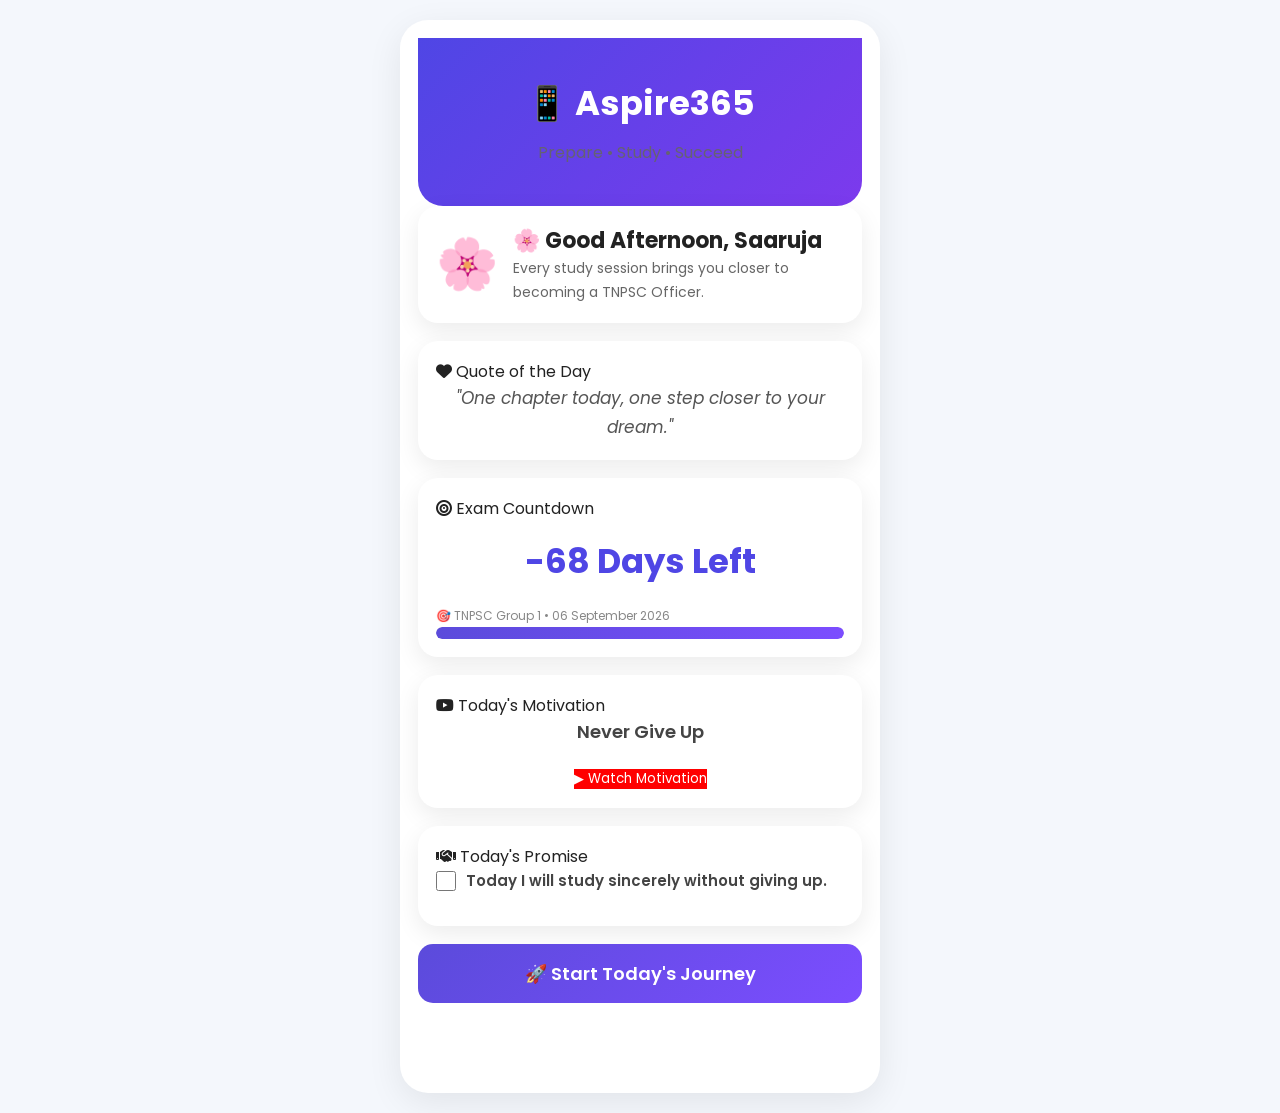
<file: index.html>
<!DOCTYPE html>
<html lang="en">

<head>

    <meta charset="UTF-8">
    <meta name="viewport" content="width=device-width, initial-scale=1.0">

    <title>PS365 - Prepare • Study • Succeed</title>

    <!-- Google Font -->
    <link href="https://fonts.googleapis.com/css2?family=Poppins:wght@300;400;500;600;700&display=swap" rel="stylesheet">

    <!-- Font Awesome -->
    <link rel="stylesheet"
        href="https://cdnjs.cloudflare.com/ajax/libs/font-awesome/6.6.0/css/all.min.css">

    <link rel="stylesheet" href="css/common.css">
    <link rel="stylesheet" href="css/index.css">

</head>

<body>

<div class="mobile-container">

    <!-- Hero -->

    <section class="hero">

        <h1>📱 Aspire365</h1>

        <p class="subtitle">

            Prepare • Study • Succeed

        </p>

    </section>

    <!-- Greeting -->

    <section class="card greeting-card">

        <div class="greeting-icon">

            🌸

        </div>

        <div>

            <h2 id="greeting"></h2>

            <p>

                Every study session brings you closer to becoming a TNPSC Officer.

            </p>

        </div>

    </section>

    <!-- Quote -->

    <section class="card">

        <div class="card-title">

            <i class="fa-solid fa-heart"></i>

            <span>Quote of the Day</span>

        </div>

        <p id="quote">

            Loading...

        </p>

    </section>

    <!-- Countdown -->

    <section class="card">

        <div class="card-title">

            <i class="fa-solid fa-bullseye"></i>

            <span>Exam Countdown</span>

        </div>

        <h2 id="countdown">

            -- Days Left

        </h2>

        <small>

            🎯 TNPSC Group 1 • 06 September 2026

        </small>

        <div class="progress">

            <div class="progress-fill" id="countdownProgress"></div>

        </div>

    </section>

    <!-- Motivation Video -->

    <section class="card">

        <div class="card-title">

            <i class="fa-brands fa-youtube"></i>

            <span>Today's Motivation</span>

        </div>

        <div class="video-card">

            <h3 id="videoTitle">

                Believe in Yourself

            </h3>

            <button id="watchVideo">

                ▶ Watch Motivation

            </button>

        </div>

    </section>

    <!-- Daily Promise -->

    <section class="card">

        <div class="card-title">

            <i class="fa-solid fa-handshake"></i>

            <span>Today's Promise</span>

        </div>

        <label class="promise">

            <input type="checkbox" id="promiseCheck">

            Today I will study sincerely without giving up.

        </label>

        <p id="promiseMessage"></p>

    </section>

    <!-- Journey -->

    <button class="study-btn"

        onclick="window.location.href='dashboard.html'">

        🚀 Start Today's Journey

    </button>

</div>

<script src="js/app.js"></script>
<script src="js/storage.js"></script>
<script src="js/index.js"></script>
</body>

</html>
</file>
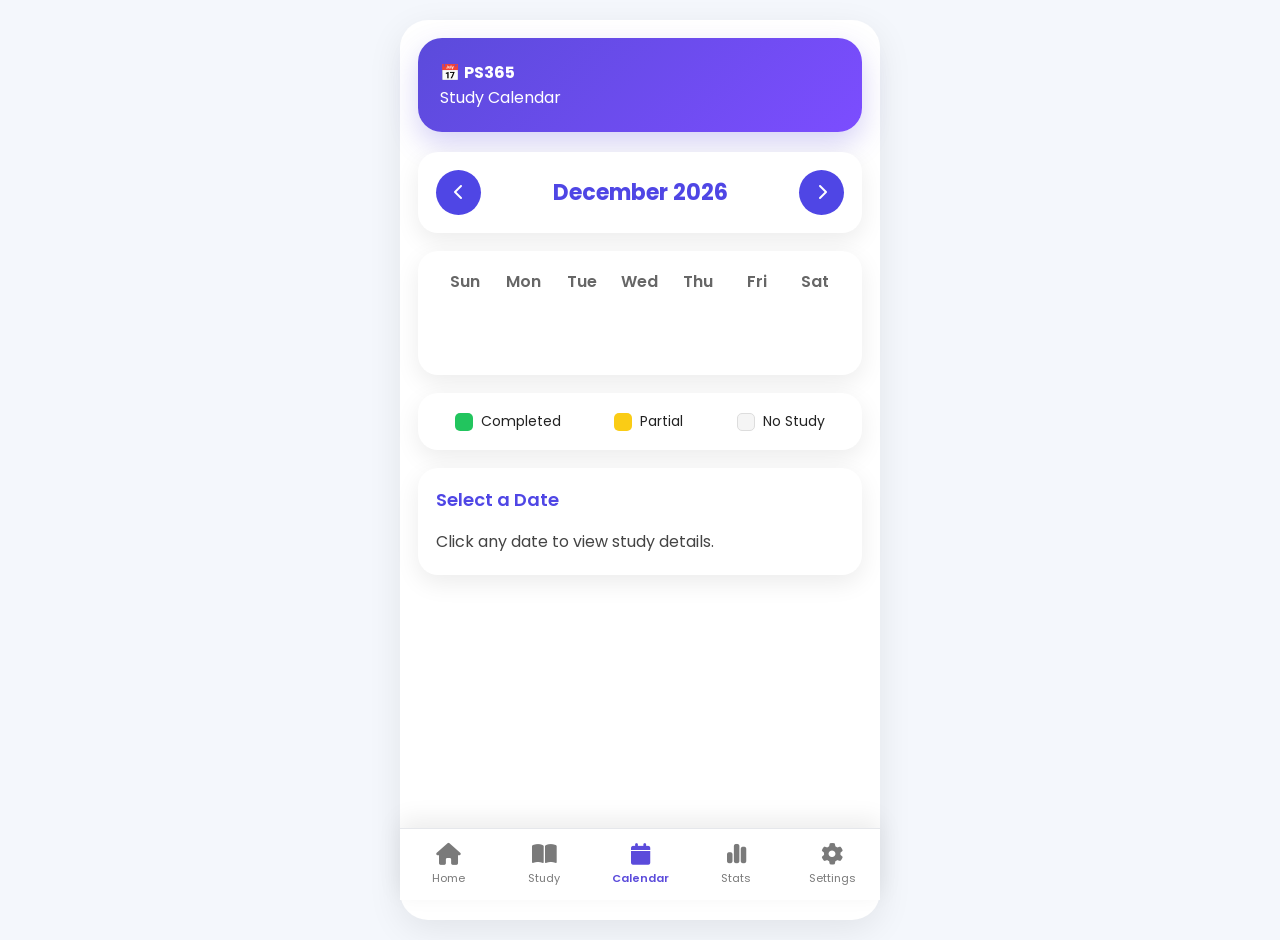
<file: calendar.html>
<!DOCTYPE html>
<html lang="en">

<head>

    <meta charset="UTF-8">

    <meta name="viewport" content="width=device-width, initial-scale=1.0">

    <title>PS365 - Study Calendar</title>

    <link href="https://fonts.googleapis.com/css2?family=Poppins:wght@300;400;500;600;700&display=swap" rel="stylesheet">

    <link rel="stylesheet"
        href="https://cdnjs.cloudflare.com/ajax/libs/font-awesome/6.6.0/css/all.min.css">

    <link rel="stylesheet" href="css/common.css">

    <link rel="stylesheet" href="css/calendar.css">

</head>

<body>

<div class="mobile-container">

    <!-- Header -->

    <header class="app-header">

        <div class="logo">

            📅 <strong>PS365</strong>

        </div>

        <div class="tagline">

            Study Calendar

        </div>

    </header>

    <!-- Month Navigation -->

    <section class="card month-card">

        <button id="prevMonth" class="month-btn">

            <i class="fa-solid fa-chevron-left"></i>

        </button>

        <h2 id="monthYear"></h2>

        <button id="nextMonth" class="month-btn">

            <i class="fa-solid fa-chevron-right"></i>

        </button>

    </section>

    <!-- Calendar -->

    <section class="card">

        <div class="weekdays">

            <div>Sun</div>

            <div>Mon</div>

            <div>Tue</div>

            <div>Wed</div>

            <div>Thu</div>

            <div>Fri</div>

            <div>Sat</div>

        </div>

        <div id="calendarGrid">

        </div>

    </section>

    <!-- Legend -->

    <section class="card">

        <div class="legend">

            <div>

                <span class="legend-box complete"></span>

                Completed

            </div>

            <div>

                <span class="legend-box partial"></span>

                Partial

            </div>

            <div>

                <span class="legend-box none"></span>

                No Study

            </div>

        </div>

    </section>

    <!-- Study Details -->

    <section class="card">

        <h3 id="selectedDate">

            Select a Date

        </h3>

        <div id="studyDetails">

            Click any date to view study details.

        </div>

    </section>

    <!-- Navigation -->

    <nav class="bottom-nav">

        <a href="dashboard.html">

            <i class="fa-solid fa-house"></i>

            <span>Home</span>

        </a>

        <a href="study.html">

            <i class="fa-solid fa-book-open"></i>

            <span>Study</span>

        </a>

        <a href="calendar.html" class="active">

            <i class="fa-solid fa-calendar"></i>

            <span>Calendar</span>

        </a>

        <a href="stats.html">

            <i class="fa-solid fa-chart-simple"></i>

            <span>Stats</span>

        </a>

        <a href="settings.html">

            <i class="fa-solid fa-gear"></i>

            <span>Settings</span>

        </a>

    </nav>

</div>

<script src="js/app.js"></script>

<script src="js/storage.js"></script>

<script src="js/calendar.js"></script>

</body>

</html>
</file>
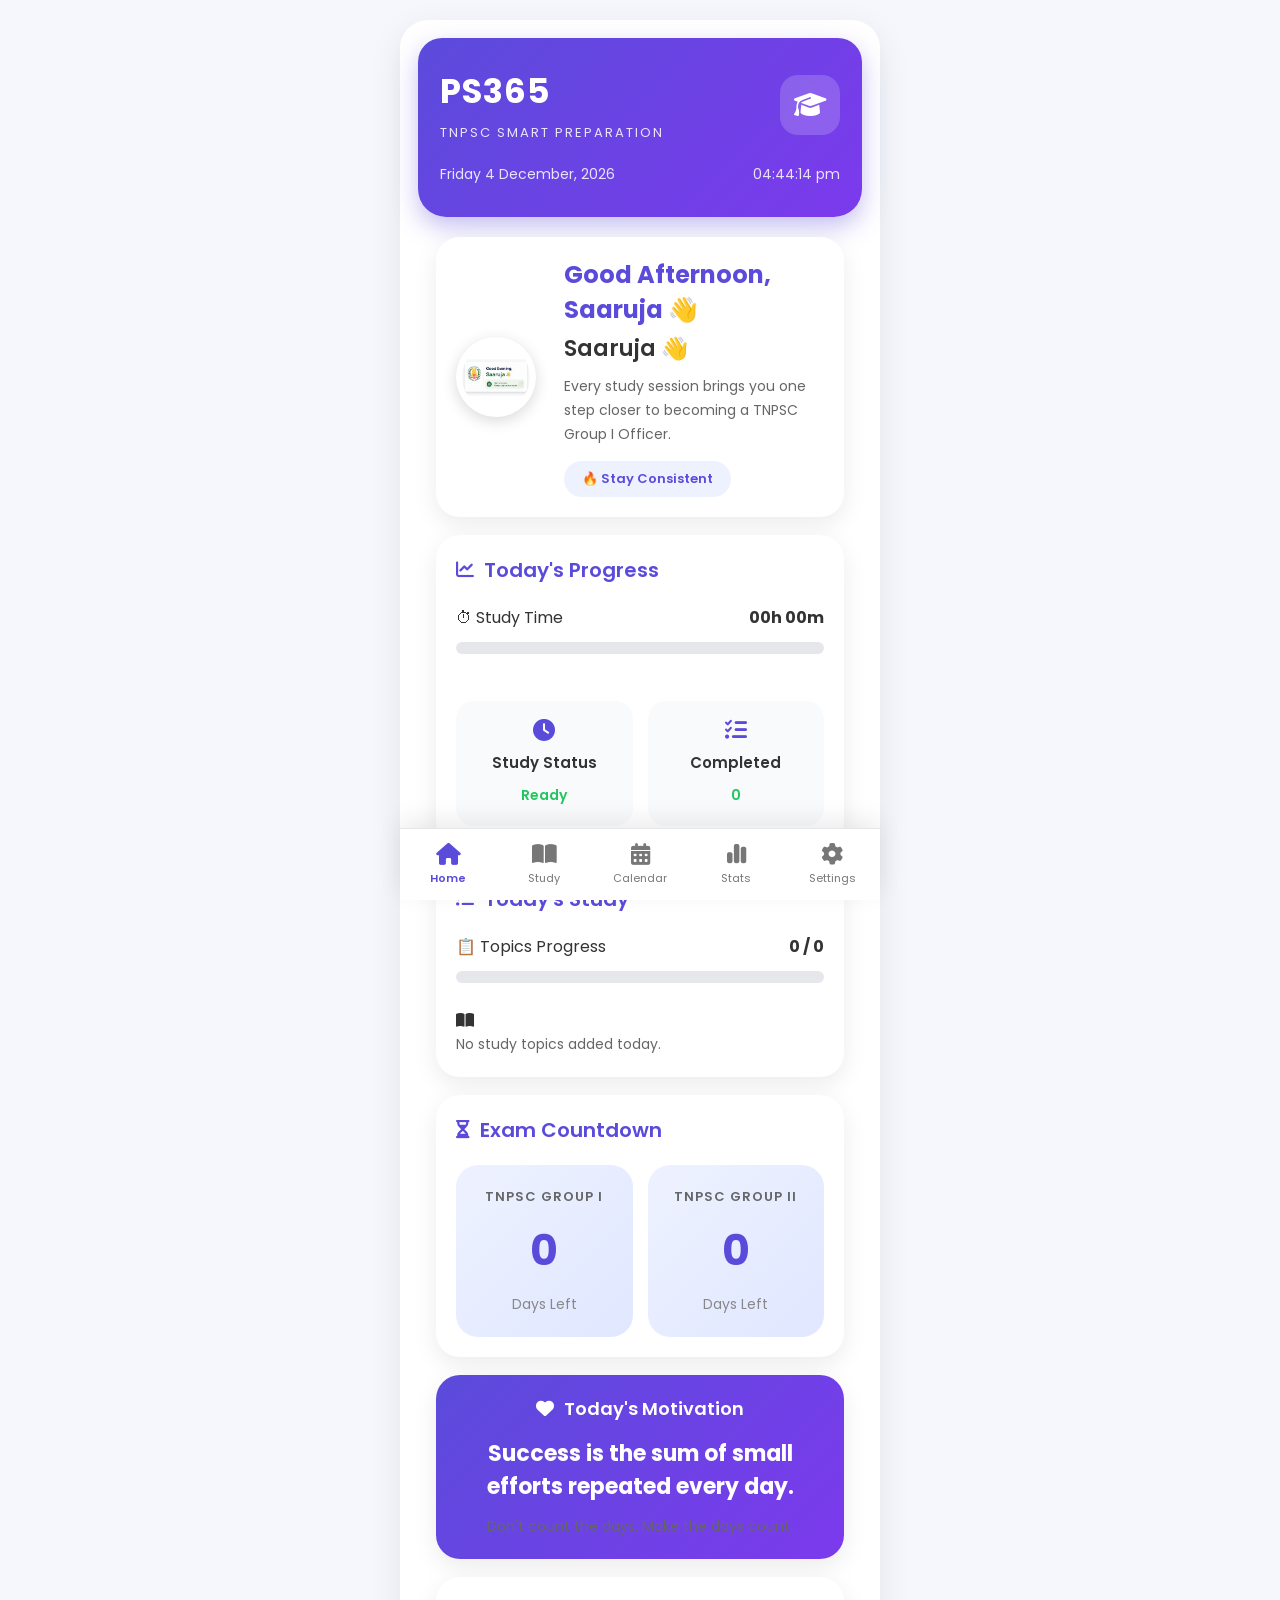
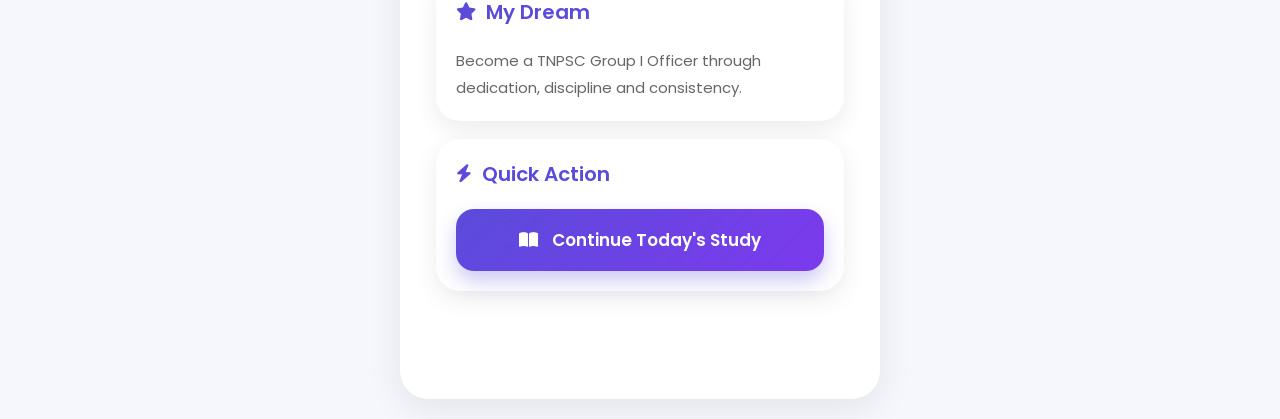
<file: dashboard.html>
<!DOCTYPE html>
<html lang="en">

<head>

<meta charset="UTF-8">

<meta name="viewport" content="width=device-width, initial-scale=1.0">

<title>PS365 Dashboard</title>

<link href="https://fonts.googleapis.com/css2?family=Poppins:wght@300;400;500;600;700&display=swap" rel="stylesheet">

<link rel="stylesheet"
href="https://cdnjs.cloudflare.com/ajax/libs/font-awesome/6.6.0/css/all.min.css">

<link rel="stylesheet" href="css/common.css">

<link rel="stylesheet" href="css/dashboard.css">

</head>

<body>

<div class="mobile-container">

<!-- ================= HEADER ================= -->

<header class="app-header">

<div class="header-top">

<div>

<h1>PS365</h1>

<p>TNPSC SMART PREPARATION</p>

</div>

<div class="header-icon">

<i class="fa-solid fa-graduation-cap"></i>

</div>

</div>

<div class="header-bottom">

<span id="currentDate"></span>

<span id="currentTime"></span>

</div>

</header>

<!-- ================= GREETING ================= -->

<section class="card greeting-card">

<div class="greeting-left">

<img
src="images/tn-logo.png"
class="tn-logo"
alt="Tamil Nadu Logo">

</div>

<div class="greeting-right">

<h2 id="greeting">

Good Morning

</h2>

<h3>

Saaruja 👋

</h3>

<p>

Every study session brings you one step closer to becoming a TNPSC Group I Officer.

</p>

<div class="journey-chip">

🔥 Stay Consistent

</div>

</div>

</section>

<!-- ================= TODAY'S PROGRESS ================= -->

<section class="card">

<div class="section-title">

<i class="fa-solid fa-chart-line"></i>

Today's Progress

</div>

<div class="progress-header">

<span>

⏱ Study Time

</span>

<strong id="studyHours">

00h 00m

</strong>

</div>

<div class="progress">

<div class="progress-fill hours-fill">

</div>

</div>

<br>

<div class="progress-status">

<div class="status-card">

<i class="fa-solid fa-clock"></i>

<h4>

Study Status

</h4>

<p id="studyStatus">

Ready

</p>

</div>

<div class="status-card">

<i class="fa-solid fa-list-check"></i>

<h4>

Completed

</h4>

<p id="completedTopics">

0

</p>

</div>

</div>

</section>

<!-- ================= TODAY'S STUDY ================= -->

<section class="card">

    <div class="section-title">

        <i class="fa-solid fa-list-check"></i>

        Today's Study

    </div>

    <div class="progress-header">

        <span>

            📋 Topics Progress

        </span>

        <strong id="topicCount">

            0 / 0

        </strong>

    </div>

    <div class="progress">

        <div class="progress-fill"

             id="topicProgressBar">

        </div>

    </div>

    <br>

    <div id="todayTopics" class="topic-list">

        <div class="empty-topics">

            <i class="fa-solid fa-book-open"></i>

            <p>

                No study topics added today.

            </p>

        </div>

    </div>

</section>

<!-- ================= EXAM COUNTDOWN ================= -->

<section class="card">

    <div class="section-title">

        <i class="fa-solid fa-hourglass-half"></i>

        Exam Countdown

    </div>

    <div class="countdown-grid">

        <div class="count-card">

            <div class="count-title">

                TNPSC GROUP I

            </div>

            <div class="count-number"

                 id="group1Days">

                0

            </div>

            <div class="count-text">

                Days Left

            </div>

        </div>

        <div class="count-card">

            <div class="count-title">

                TNPSC GROUP II

            </div>

            <div class="count-number"

                 id="group2Days">

                0

            </div>

            <div class="count-text">

                Days Left

            </div>

        </div>

    </div>

</section>

<!-- ================= MOTIVATION ================= -->

<section class="card motivation-card">

    <div class="motivation-header">

        <i class="fa-solid fa-heart"></i>

        <span>

            Today's Motivation

        </span>

    </div>

    <h2 id="quote">

        Success is the sum of small efforts repeated every day.

    </h2>

    <p>

        Don't count the days.
        Make the days count.

    </p>

</section>

<!-- ================= MY DREAM ================= -->

<section class="card dream-card">

    <div class="section-title">

        <i class="fa-solid fa-star"></i>

        My Dream

    </div>

    <p class="dream-text">

        Become a TNPSC Group I Officer through dedication,
        discipline and consistency.

    </p>

</section>

<!-- ================= QUICK ACTION ================= -->

<section class="card">

    <div class="section-title">

        <i class="fa-solid fa-bolt"></i>

        Quick Action

    </div>

    <button
        class="study-btn"
        onclick="location.href='study.html'">

        <i class="fa-solid fa-book-open"></i>

        Continue Today's Study

    </button>

</section>

<!-- ================= BOTTOM NAVIGATION ================= -->

<nav class="bottom-nav">

    <a href="dashboard.html" class="active">

        <i class="fa-solid fa-house"></i>

        <span>Home</span>

    </a>

    <a href="study.html">

        <i class="fa-solid fa-book-open"></i>

        <span>Study</span>

    </a>

    <a href="calendar.html">

        <i class="fa-solid fa-calendar-days"></i>

        <span>Calendar</span>

    </a>

    <a href="stats.html">

        <i class="fa-solid fa-chart-simple"></i>

        <span>Stats</span>

    </a>

    <a href="settings.html">

        <i class="fa-solid fa-gear"></i>

        <span>Settings</span>

    </a>

</nav>

</div>

<script src="js/app.js"></script>

<script src="js/storage.js"></script>

<script src="js/dashboard.js"></script>

</body>

</html>
</file>
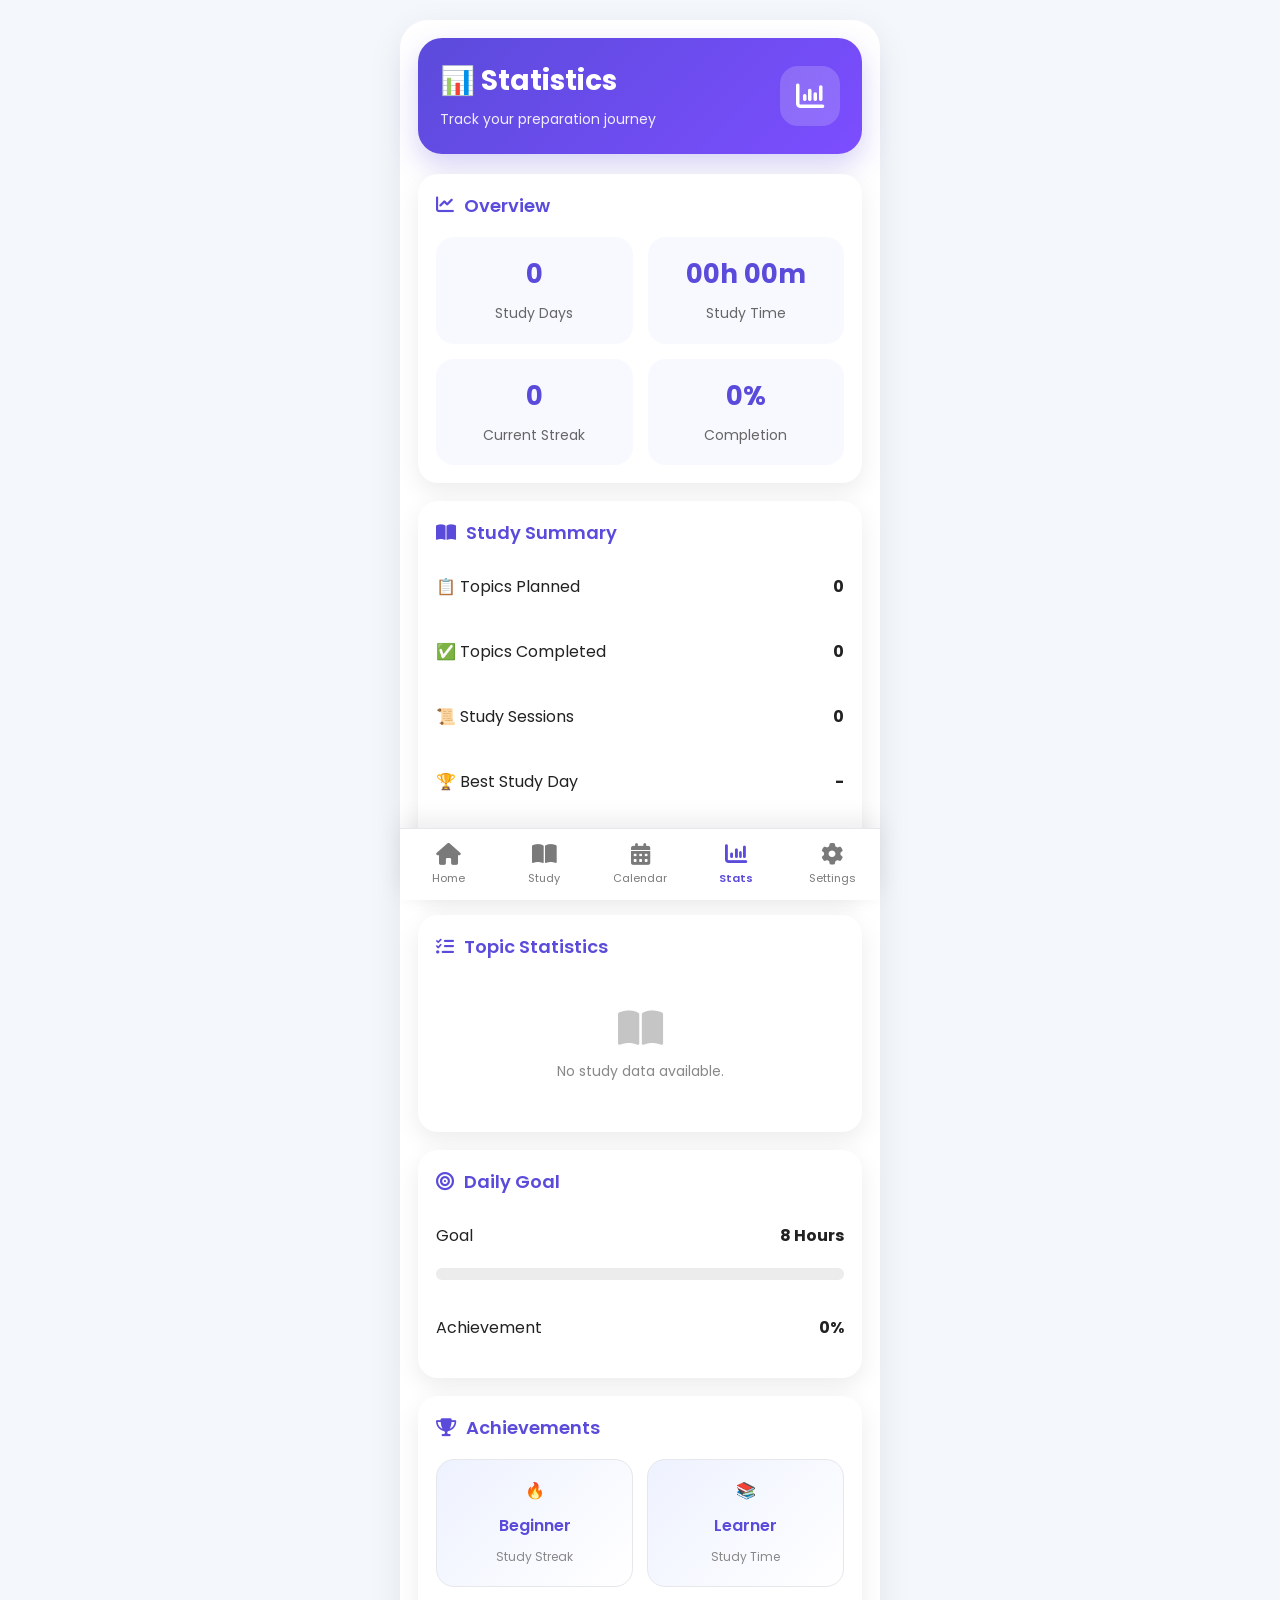
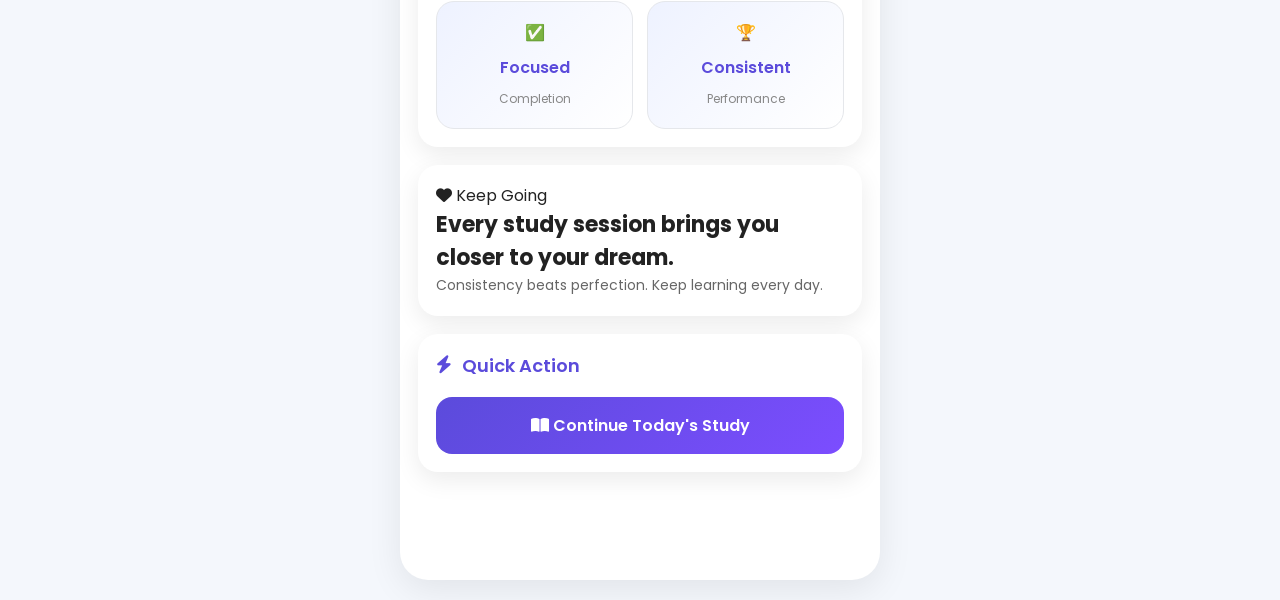
<file: stats.html>
<!DOCTYPE html>
<html lang="en">

<head>

<meta charset="UTF-8">

<meta name="viewport"
content="width=device-width, initial-scale=1.0">

<title>PS365 Statistics</title>

<link href="https://fonts.googleapis.com/css2?family=Poppins:wght@300;400;500;600;700&display=swap"
rel="stylesheet">

<link rel="stylesheet"
href="https://cdnjs.cloudflare.com/ajax/libs/font-awesome/6.6.0/css/all.min.css">

<link rel="stylesheet"
href="css/common.css">

<link rel="stylesheet"
href="css/stats.css">

</head>

<body>

<div class="mobile-container">

<!-- ================= HEADER ================= -->

<header class="app-header">

<div class="header-top">

<div>

<h1>

📊 Statistics

</h1>

<p>

Track your preparation journey

</p>

</div>

<div class="header-icon">

<i class="fa-solid fa-chart-column"></i>

</div>

</div>

</header>

<!-- ================= OVERVIEW ================= -->

<section class="card">

<div class="section-title">

<i class="fa-solid fa-chart-line"></i>

Overview

</div>

<div class="stats-grid">

<div class="stat-card">

<h2 id="studyDays">

0

</h2>

<p>

Study Days

</p>

</div>

<div class="stat-card">

<h2 id="totalHours">

00h 00m

</h2>

<p>

Study Time

</p>

</div>

<div class="stat-card">

<h2 id="currentStreak">

0

</h2>

<p>

Current Streak

</p>

</div>

<div class="stat-card">

<h2 id="completionRate">

0%

</h2>

<p>

Completion

</p>

</div>

</div>

</section>

<!-- ================= STUDY SUMMARY ================= -->

<section class="card">

<div class="section-title">

<i class="fa-solid fa-book-open"></i>

Study Summary

</div>

<div class="summary-list">

<div class="summary-row">

<span>

📋 Topics Planned

</span>

<strong id="plannedTopics">

0

</strong>

</div>

<div class="summary-row">

<span>

✅ Topics Completed

</span>

<strong id="completedTopics">

0

</strong>

</div>

<div class="summary-row">

<span>

📜 Study Sessions

</span>

<strong id="totalSessions">

0

</strong>

</div>

<div class="summary-row">

<span>

🏆 Best Study Day

</span>

<strong id="bestDay">

-

</strong>

</div>

<div class="summary-row">

<span>

⏱ Average / Day

</span>

<strong id="averageStudy">

00h 00m

</strong>

</div>

</div>

</section>

<!-- ================= TOPIC STATISTICS ================= -->

<section class="card">

    <div class="section-title">

        <i class="fa-solid fa-list-check"></i>

        Topic Statistics

    </div>

    <div id="subjectStats">

        <div class="empty-state">

            <i class="fa-solid fa-book-open"></i>

            <p>

                No study data available.

            </p>

        </div>

    </div>

</section>

<!-- ================= GOAL PROGRESS ================= -->

<section class="card">

    <div class="section-title">

        <i class="fa-solid fa-bullseye"></i>

        Daily Goal

    </div>

    <div class="summary-row">

        <span>

            Goal

        </span>

        <strong>

            8 Hours

        </strong>

    </div>

    <div class="progress">

        <div

            class="progress-fill"

            id="goalProgressBar">

        </div>

    </div>

    <br>

    <div class="summary-row">

        <span>

            Achievement

        </span>

        <strong id="goalAchieved">

            0%

        </strong>

    </div>

</section>

<!-- ================= ACHIEVEMENTS ================= -->

<section class="card">

    <div class="section-title">

        <i class="fa-solid fa-trophy"></i>

        Achievements

    </div>

    <div class="achievement-grid">

        <div class="achievement-card">

            🔥

            <h4 id="streakBadge">

                Beginner

            </h4>

            <small>

                Study Streak

            </small>

        </div>

        <div class="achievement-card">

            📚

            <h4 id="studyBadge">

                Learner

            </h4>

            <small>

                Study Time

            </small>

        </div>

        <div class="achievement-card">

            ✅

            <h4 id="completionBadge">

                Focused

            </h4>

            <small>

                Completion

            </small>

        </div>

        <div class="achievement-card">

            🏆

            <h4 id="consistencyBadge">

                Consistent

            </h4>

            <small>

                Performance

            </small>

        </div>

    </div>

</section>

<!-- ================= MOTIVATION ================= -->

<section class="card motivation-card">

    <div class="motivation-header">

        <i class="fa-solid fa-heart"></i>

        <span>

            Keep Going

        </span>

    </div>

    <h2>

        Every study session brings you closer to your dream.

    </h2>

    <p>

        Consistency beats perfection. Keep learning every day.

    </p>

</section>

<!-- ================= QUICK ACTION ================= -->

<section class="card">

    <div class="section-title">

        <i class="fa-solid fa-bolt"></i>

        Quick Action

    </div>

    <button

        class="study-btn"

        onclick="location.href='study.html'">

        <i class="fa-solid fa-book-open"></i>

        Continue Today's Study

    </button>

</section>

<!-- ================= BOTTOM NAVIGATION ================= -->

<nav class="bottom-nav">

    <a href="dashboard.html">

        <i class="fa-solid fa-house"></i>

        <span>

            Home

        </span>

    </a>

    <a href="study.html">

        <i class="fa-solid fa-book-open"></i>

        <span>

            Study

        </span>

    </a>

    <a href="calendar.html">

        <i class="fa-solid fa-calendar-days"></i>

        <span>

            Calendar

        </span>

    </a>

    <a href="stats.html" class="active">

        <i class="fa-solid fa-chart-column"></i>

        <span>

            Stats

        </span>

    </a>

    <a href="settings.html">

        <i class="fa-solid fa-gear"></i>

        <span>

            Settings

        </span>

    </a>

</nav>

</div>

<script src="js/app.js"></script>

<script src="js/storage.js"></script>

<script src="js/stats.js"></script>

</body>

</html>
</file>
<file: css/common.css>
/*==================================================
PS365 COMMON CSS V2
==================================================*/

/*==========================
RESET
==========================*/

*{

    margin:0;

    padding:0;

    box-sizing:border-box;

}

html{

    scroll-behavior:smooth;

}

body{

    font-family:'Poppins',sans-serif;

    background:#F4F7FC;

    color:#222;

    overflow-x:hidden;

    transition:.3s;

}

/*==========================
SCROLLBAR
==========================*/

::-webkit-scrollbar{

    width:8px;

}

::-webkit-scrollbar-track{

    background:#ECECEC;

}

::-webkit-scrollbar-thumb{

    background:#6C63FF;

    border-radius:10px;

}

::-webkit-scrollbar-thumb:hover{

    background:#5548E8;

}

/*==========================
MOBILE CONTAINER
==========================*/

.mobile-container{

    position:relative;

    max-width:480px;

    min-height:100vh;

    margin:auto;

    background:#FFF;

    box-shadow:0 10px 35px rgba(0,0,0,.08);

    padding:18px;

    padding-bottom:90px;

}

/*==========================
TYPOGRAPHY
==========================*/

h1{

    font-size:28px;

    font-weight:700;

}

h2{

    font-size:22px;

    font-weight:700;

}

h3{

    font-size:18px;

    font-weight:600;

}

h4{

    font-size:16px;

    font-weight:600;

}

p{

    font-size:14px;

    line-height:1.7;

    color:#666;

}

small{

    font-size:12px;

    color:#888;

}

a{

    text-decoration:none;

    color:inherit;

}

/*==========================
HEADER
==========================*/

.app-header{

    background:linear-gradient(135deg,#5B4BDB,#7C4DFF);

    color:#FFF;

    border-radius:24px;

    padding:22px;

    margin-bottom:20px;

    box-shadow:0 12px 28px rgba(91,75,219,.25);

}

.header-top{

    display:flex;

    justify-content:space-between;

    align-items:center;

}

.header-top p{

    color:rgba(255,255,255,.9);

    margin-top:6px;

}

.header-icon{

    width:60px;

    height:60px;

    border-radius:18px;

    background:rgba(255,255,255,.18);

    display:flex;

    justify-content:center;

    align-items:center;

    font-size:28px;

    backdrop-filter:blur(8px);

}

.header-bottom{

    display:flex;

    justify-content:space-between;

    align-items:center;

    margin-top:18px;

    font-size:13px;

    color:rgba(255,255,255,.9);

}

/*==========================
SECTION TITLE
==========================*/

.section-title{

    display:flex;

    align-items:center;

    gap:10px;

    color:#5B4BDB;

    font-size:18px;

    font-weight:600;

    margin-bottom:18px;

}

.section-title i{

    font-size:18px;

}


/*==================================================
CARDS
==================================================*/

.card{

    background:#FFFFFF;

    border-radius:20px;

    padding:18px;

    margin-bottom:18px;

    box-shadow:0 8px 24px rgba(0,0,0,.08);

    transition:.25s;

}

.card:hover{

    transform:translateY(-2px);

    box-shadow:0 12px 28px rgba(0,0,0,.12);

}

/*==================================================
BUTTONS
==================================================*/

button{

    border:none;

    outline:none;

    cursor:pointer;

    font-family:inherit;

    transition:.25s;

}

button:hover{

    transform:translateY(-2px);

}

button:active{

    transform:scale(.98);

}

.primary-btn{

    width:100%;

    padding:15px;

    border-radius:14px;

    background:#5B4BDB;

    color:#FFF;

    font-size:16px;

    font-weight:600;

}

.primary-btn:hover{

    background:#4B3DD0;

}

.secondary-btn{

    width:100%;

    padding:15px;

    border-radius:14px;

    background:#EEF2FF;

    color:#5B4BDB;

    font-size:16px;

    font-weight:600;

}

.secondary-btn:hover{

    background:#E0E7FF;

}

.study-btn{

    width:100%;

    padding:16px;

    border-radius:16px;

    background:linear-gradient(135deg,#5B4BDB,#7C4DFF);

    color:#FFF;

    font-size:16px;

    font-weight:600;

}

/*==================================================
FORMS
==================================================*/

input,

select,

textarea{

    width:100%;

    padding:14px 16px;

    border:1px solid #E5E7EB;

    border-radius:14px;

    background:#FFF;

    font-size:15px;

    font-family:inherit;

    transition:.25s;

}

input:focus,

select:focus,

textarea:focus{

    border-color:#5B4BDB;

    box-shadow:0 0 0 3px rgba(91,75,219,.15);

    outline:none;

}

textarea{

    resize:none;

    min-height:120px;

}

label{

    display:block;

    font-size:14px;

    font-weight:600;

    margin-bottom:8px;

    color:#444;

}

/*==================================================
PROGRESS BAR
==================================================*/

.progress{

    width:100%;

    height:12px;

    background:#ECECEC;

    border-radius:30px;

    overflow:hidden;

}

.progress-fill{

    width:0;

    height:100%;

    border-radius:30px;

    background:linear-gradient(90deg,#5B4BDB,#7C4DFF);

    transition:.4s;

}

.progress-row{

    display:flex;

    justify-content:space-between;

    align-items:center;

    margin-bottom:10px;

}

/*==================================================
STATUS CARDS
==================================================*/

.status-card{

    flex:1;

    text-align:center;

    background:#F8F9FF;

    padding:16px;

    border-radius:16px;

}

.status-card i{

    color:#5B4BDB;

    font-size:24px;

    margin-bottom:8px;

}

.status-card h4{

    font-size:15px;

    margin-bottom:5px;

}

.status-card p{

    font-weight:600;

    color:#5B4BDB;

}

.progress-status{

    display:flex;

    gap:12px;

    margin-top:18px;

}

/*==================================================
CHIPS
==================================================*/

.chip{

    display:inline-flex;

    align-items:center;

    gap:6px;

    padding:10px 16px;

    border-radius:30px;

    background:#EEF2FF;

    color:#5B4BDB;

    font-size:13px;

    font-weight:600;

    cursor:pointer;

    transition:.25s;

}

.chip:hover{

    background:#5B4BDB;

    color:#FFF;

}

.quick-topics{

    display:flex;

    gap:10px;

    overflow-x:auto;

    padding-bottom:8px;

    margin-bottom:18px;

}

.quick-topics::-webkit-scrollbar{

    display:none;

}

/*==================================================
BOTTOM NAVIGATION
==================================================*/

.bottom-nav{

    position:fixed;

    bottom:0;

    left:50%;

    transform:translateX(-50%);

    width:100%;

    max-width:480px;

    height:72px;

    background:#FFFFFF;

    display:flex;

    justify-content:space-around;

    align-items:center;

    border-top:1px solid #E5E7EB;

    box-shadow:0 -8px 25px rgba(0,0,0,.08);

    z-index:9999;

}

.bottom-nav a{

    flex:1;

    height:100%;

    display:flex;

    flex-direction:column;

    justify-content:center;

    align-items:center;

    color:#7A7A7A;

    text-decoration:none;

    transition:.3s;

}

.bottom-nav a:hover{

    color:#5B4BDB;

}

.bottom-nav a.active{

    color:#5B4BDB;

    font-weight:600;

}

.bottom-nav i{

    font-size:22px;

    margin-bottom:5px;

}

.bottom-nav span{

    font-size:11px;

}

/*==================================================
BADGES
==================================================*/

.badge{

    display:inline-flex;

    align-items:center;

    justify-content:center;

    padding:5px 12px;

    border-radius:20px;

    font-size:12px;

    font-weight:600;

}

.badge-success{

    background:#E8F5E9;

    color:#2E7D32;

}

.badge-warning{

    background:#FFF8E1;

    color:#F57C00;

}

.badge-danger{

    background:#FDECEC;

    color:#D32F2F;

}

.badge-primary{

    background:#EEF2FF;

    color:#5B4BDB;

}

/*==================================================
EMPTY STATE
==================================================*/

.empty-state,

.empty-session{

    display:flex;

    flex-direction:column;

    justify-content:center;

    align-items:center;

    text-align:center;

    padding:30px 20px;

    color:#888;

}

.empty-state i,

.empty-session i{

    font-size:40px;

    color:#C5C5C5;

    margin-bottom:12px;

}

.empty-state p,

.empty-session p{

    color:#888;

}

/*==================================================
TABLE
==================================================*/

table{

    width:100%;

    border-collapse:collapse;

    margin-top:10px;

}

th{

    background:#5B4BDB;

    color:#FFF;

    padding:12px;

    font-size:14px;

}

td{

    padding:12px;

    border-bottom:1px solid #EEE;

    text-align:center;

}

/*==================================================
LIST ITEMS
==================================================*/

.list-item,

.topic-item,

.session-item,

.summary-row{

    display:flex;

    justify-content:space-between;

    align-items:center;

    padding:14px;

    border-radius:14px;

    background:#FAFAFA;

    margin-bottom:10px;

    border:1px solid #F0F0F0;

}

.summary-row{

    background:transparent;

    border:none;

    padding:10px 0;

}

.topic-item:hover,

.session-item:hover{

    background:#F5F3FF;

}

/*==================================================
DIVIDERS
==================================================*/

.divider{

    height:1px;

    background:#ECECEC;

    margin:18px 0;

}

/*==================================================
UTILITY CLASSES
==================================================*/

.text-center{

    text-align:center;

}

.text-right{

    text-align:right;

}

.mt-10{

    margin-top:10px;

}

.mt-20{

    margin-top:20px;

}

.mb-10{

    margin-bottom:10px;

}

.mb-20{

    margin-bottom:20px;

}

.d-flex{

    display:flex;

}

.justify-between{

    justify-content:space-between;

}

.align-center{

    align-items:center;

}

.w-100{

    width:100%;

}

.hidden{

    display:none !important;

}

/*==================================================
DARK MODE
==================================================*/

body.dark{

    background:#121212;

    color:#FFFFFF;

}

body.dark .mobile-container{

    background:#1B1B1B;

}

body.dark .app-header{

    background:linear-gradient(135deg,#312E81,#1E293B);

}

body.dark .card{

    background:#242424;

    box-shadow:none;

}

body.dark p,

body.dark small,

body.dark label{

    color:#D1D5DB;

}

body.dark .section-title{

    color:#A78BFA;

}

body.dark input,

body.dark textarea,

body.dark select{

    background:#2D2D2D;

    color:#FFFFFF;

    border:1px solid #444;

}

body.dark input::placeholder,

body.dark textarea::placeholder{

    color:#AAA;

}

body.dark .progress{

    background:#3A3A3A;

}

body.dark .topic-item,

body.dark .session-item,

body.dark .list-item{

    background:#2D2D2D;

    border-color:#444;

}

body.dark .status-card{

    background:#2F2F2F;

}

body.dark .chip{

    background:#3730A3;

    color:#FFF;

}

body.dark .chip:hover{

    background:#5B4BDB;

}

body.dark .bottom-nav{

    background:#1E1E1E;

    border-top:1px solid #333;

}

body.dark .bottom-nav a{

    color:#BBB;

}

body.dark .bottom-nav a.active{

    color:#A78BFA;

}

body.dark table td{

    border-color:#333;

}

body.dark th{

    background:#4338CA;

}

/*==================================================
ANIMATIONS
==================================================*/

@keyframes fadeIn{

    from{

        opacity:0;

    }

    to{

        opacity:1;

    }

}

@keyframes slideUp{

    from{

        opacity:0;

        transform:translateY(20px);

    }

    to{

        opacity:1;

        transform:translateY(0);

    }

}

@keyframes pulse{

    0%{

        transform:scale(1);

    }

    50%{

        transform:scale(1.03);

    }

    100%{

        transform:scale(1);

    }

}

.fade-in{

    animation:fadeIn .5s ease;

}

.slide-up{

    animation:slideUp .45s ease;

}

.pulse{

    animation:pulse 1.2s infinite;

}

/*==================================================
GLASS CARD
==================================================*/

.glass{

    background:rgba(255,255,255,.12);

    backdrop-filter:blur(12px);

    -webkit-backdrop-filter:blur(12px);

    border:1px solid rgba(255,255,255,.2);

}

body.dark .glass{

    background:rgba(40,40,40,.45);

}

/*==================================================
RESPONSIVE
==================================================*/

@media(max-width:480px){

    .mobile-container{

        max-width:100%;

        border-radius:0;

        box-shadow:none;

    }

    .card{

        padding:16px;

    }

    .app-header{

        border-radius:0 0 24px 24px;

    }

    .header-top h1{

        font-size:24px;

    }

    .section-title{

        font-size:17px;

    }

    .bottom-nav{

        max-width:100%;

    }

}

@media(min-width:768px){

    .mobile-container{

        border-radius:28px;

        margin:20px auto;

    }

}

/*==================================================
TOAST MESSAGE
==================================================*/

.toast{

    position:fixed;

    top:25px;

    left:50%;

    transform:translateX(-50%);

    min-width:260px;

    max-width:90%;

    background:#323232;

    color:#FFF;

    padding:14px 22px;

    border-radius:14px;

    box-shadow:0 12px 30px rgba(0,0,0,.25);

    z-index:99999;

    animation:slideDown .35s ease;

}

.toast.success{

    background:#2E7D32;

}

.toast.error{

    background:#C62828;

}

.toast.warning{

    background:#EF6C00;

}

/*==================================================
LOADER
==================================================*/

.loader{

    width:45px;

    height:45px;

    margin:auto;

    border:5px solid #E5E7EB;

    border-top:5px solid #5B4BDB;

    border-radius:50%;

    animation:spin .8s linear infinite;

}

@keyframes spin{

    100%{

        transform:rotate(360deg);

    }

}

@keyframes slideDown{

    from{

        opacity:0;

        transform:translate(-50%,-25px);

    }

    to{

        opacity:1;

        transform:translate(-50%,0);

    }

}

/*==================================================
ACHIEVEMENT CARD
==================================================*/

.achievement-grid{

    display:grid;

    grid-template-columns:repeat(2,1fr);

    gap:14px;

}

.achievement-card{

    text-align:center;

    padding:18px;

    border-radius:18px;

    background:linear-gradient(135deg,#EEF2FF,#FFFFFF);

    border:1px solid #E5E7EB;

    transition:.3s;

}

.achievement-card:hover{

    transform:translateY(-3px);

    box-shadow:0 10px 24px rgba(91,75,219,.12);

}

.achievement-card h4{

    margin:10px 0 5px;

    color:#5B4BDB;

}

body.dark .achievement-card{

    background:#2C2C2C;

    border-color:#444;

}

/*==================================================
DASHBOARD STATS
==================================================*/

.stats-grid{

    display:grid;

    grid-template-columns:repeat(2,1fr);

    gap:14px;

}

.stat-card{

    background:#F8F9FF;

    border-radius:18px;

    padding:18px;

    text-align:center;

}

.stat-card h2{

    color:#5B4BDB;

    font-size:26px;

    margin-bottom:8px;

}

body.dark .stat-card{

    background:#2E2E2E;

}

/*==================================================
SUMMARY LIST
==================================================*/

.summary-list{

    display:flex;

    flex-direction:column;

    gap:10px;

}

/*==================================================
SESSION HISTORY
==================================================*/

.session-history{

    display:flex;

    flex-direction:column;

    gap:12px;

}

/*==================================================
TOPIC LIST
==================================================*/

.topic-list{

    display:flex;

    flex-direction:column;

    gap:12px;

}

/*==================================================
FOOTER SPACE
==================================================*/

.footer-space{

    height:80px;

}

/*==================================================
SUCCESS
==================================================*/

.success{

    color:#2E7D32;

}

.warning{

    color:#EF6C00;

}

.error{

    color:#D32F2F;

}

.primary{

    color:#5B4BDB;

}

/*==================================================
FINAL POLISH
==================================================*/

img{

    max-width:100%;

    display:block;

}

button,

input,

textarea,

select{

    font-family:inherit;

}

button:disabled{

    opacity:.5;

    cursor:not-allowed;

}

.card,

button,

input,

textarea,

.stat-card,

.topic-item,

.session-item{

    transition:.25s ease;

}
</file>
<file: css/index.css>
/* ===========================
   PS365 Landing Page
=========================== */

.hero{

    background:linear-gradient(135deg,#4F46E5,#7C3AED);

    color:white;

    text-align:center;

    padding:40px 20px;

    border-radius:0 0 25px 25px;

}

.hero h1{

    font-size:34px;

    margin-bottom:10px;

}

.subtitle{

    opacity:.9;

    font-size:16px;

}

.greeting-card{

    display:flex;

    align-items:center;

    gap:15px;

}

.greeting-icon{

    font-size:50px;

}

#quote{

    font-size:17px;

    font-style:italic;

    line-height:1.7;

    color:#555;

    text-align:center;

}

#countdown{

    text-align:center;

    font-size:34px;

    color:#4F46E5;

    margin:15px 0;

}

.video-card{

    text-align:center;

}

.video-card h3{

    margin-bottom:20px;

    color:#444;

}

#watchVideo{

    background:#FF0000;

    color:white;

}

#watchVideo:hover{

    background:#d90000;

}

.promise{

    display:flex;

    align-items:flex-start;

    gap:10px;

    font-size:15px;

    line-height:1.6;

}

.promise input{

    width:20px;

    height:20px;

    margin-top:2px;

}

#promiseMessage{

    margin-top:15px;

    text-align:center;

    color:#4F46E5;

    font-weight:600;

}

.study-btn{

    font-size:18px;

    border-radius:15px;

    animation:pulse 2s infinite;

}

@keyframes pulse{

    0%{

        transform:scale(1);

    }

    50%{

        transform:scale(1.03);

    }

    100%{

        transform:scale(1);

    }

}
</file>
<file: css/calendar.css>
/* ===========================
   PS365 Calendar
=========================== */

.month-card{
    display:flex;
    justify-content:space-between;
    align-items:center;
}

.month-btn{
    width:45px;
    height:45px;
    border:none;
    border-radius:50%;
    background:#4F46E5;
    color:#fff;
    cursor:pointer;
    font-size:16px;
    transition:.3s;
}

.month-btn:hover{
    background:#4338CA;
}

#monthYear{
    font-size:22px;
    font-weight:700;
    color:#4F46E5;
}

/* ===========================
   Week Days
=========================== */

.weekdays{
    display:grid;
    grid-template-columns:repeat(7,1fr);
    text-align:center;
    margin-bottom:12px;
    font-weight:600;
    color:#666;
}

/* ===========================
   Calendar Grid
=========================== */

#calendarGrid{
    display:grid;
    grid-template-columns:repeat(7,1fr);
    gap:8px;
}

/* ===========================
   Day Cell
=========================== */

.day{

    aspect-ratio:1;

    display:flex;

    justify-content:center;

    align-items:center;

    border-radius:12px;

    background:#F5F5F5;

    cursor:pointer;

    transition:.3s;

    font-weight:600;

    border:1px solid #eee;

}

.day:hover{

    background:#4F46E5;

    color:white;

    transform:scale(1.05);

}

.empty{

    aspect-ratio:1;

}

/* ===========================
   Day Status
=========================== */

.completed{

    background:#22C55E;

    color:white;

}

.partial{

    background:#FACC15;

    color:#222;

}

.today{

    border:3px solid #4F46E5;

    font-weight:700;

}

/* ===========================
   Legend
=========================== */

.legend{

    display:flex;

    justify-content:space-around;

    align-items:center;

    gap:15px;

}

.legend div{

    display:flex;

    align-items:center;

    gap:8px;

    font-size:14px;

}

.legend-box{

    width:18px;

    height:18px;

    border-radius:5px;

    display:inline-block;

}

.legend-box.complete{

    background:#22C55E;

}

.legend-box.partial{

    background:#FACC15;

}

.legend-box.none{

    background:#F5F5F5;

    border:1px solid #ddd;

}

/* ===========================
   Study Details
=========================== */

#selectedDate{

    color:#4F46E5;

    margin-bottom:15px;

}

#studyDetails{

    line-height:1.8;

    color:#444;

}

#studyDetails p{

    margin-bottom:8px;

}

/* ===========================
   Mobile
=========================== */

@media(max-width:480px){

    #monthYear{

        font-size:18px;

    }

    .day{

        font-size:14px;

    }

}
</file>
<file: css/dashboard.css>
/*=========================================
      PS365 PREMIUM DASHBOARD V2
==========================================*/

*{
    margin:0;
    padding:0;
    box-sizing:border-box;
}

body{

    font-family:'Poppins',sans-serif;

    background:#F5F7FC;

    color:#333;

}

/*=========================================
HEADER
==========================================*/

.app-header{

    background:linear-gradient(135deg,#5B4BDB,#7C3AED);

    color:#fff;

    padding:28px 22px 32px;

    border-bottom-left-radius:28px;

    border-bottom-right-radius:28px;

    box-shadow:0 10px 25px rgba(91,75,219,.35);

}

.header-top{

    display:flex;

    justify-content:space-between;

    align-items:center;

}

.header-top h1{

    font-size:34px;

    font-weight:700;

    letter-spacing:1px;

}

.header-top p{

    margin-top:5px;

    font-size:13px;

    opacity:.95;

    letter-spacing:2px;

}

.header-icon{

    width:60px;

    height:60px;

    border-radius:18px;

    background:rgba(255,255,255,.18);

    display:flex;

    justify-content:center;

    align-items:center;

    font-size:26px;

}

.header-bottom{

    margin-top:20px;

    display:flex;

    justify-content:space-between;

    font-size:14px;

    opacity:.95;

}

/*=========================================
COMMON CARD
==========================================*/

.card{

    background:#fff;

    margin:18px;

    padding:20px;

    border-radius:24px;

    box-shadow:0 8px 25px rgba(0,0,0,.08);

}

.section-title{

    display:flex;

    align-items:center;

    gap:10px;

    font-size:20px;

    font-weight:600;

    color:#5B4BDB;

    margin-bottom:20px;

}

/*=========================================
GREETING
==========================================*/

.greeting-card{

    display:flex;

    align-items:center;

    gap:18px;

}

.greeting-left{

    flex:0 0 90px;

}

.tn-logo{

    width:80px;

    height:80px;

    object-fit:contain;

    border-radius:50%;

    background:#fff;

    padding:6px;

    box-shadow:0 4px 15px rgba(0,0,0,.15);

}

.greeting-right{

    flex:1;

}

.greeting-right h2{

    color:#5B4BDB;

    font-size:24px;

    margin-bottom:5px;

}

.greeting-right h3{

    font-size:22px;

    margin-bottom:10px;

}

.greeting-right p{

    color:#666;

    line-height:1.7;

}

.journey-chip{

    display:inline-block;

    margin-top:15px;

    background:#EEF2FF;

    color:#5B4BDB;

    padding:8px 18px;

    border-radius:50px;

    font-size:13px;

    font-weight:600;

}

/*=========================================
PROGRESS
==========================================*/

.progress-header{

    display:flex;

    justify-content:space-between;

    align-items:center;

    margin-bottom:12px;

    font-size:16px;

}

.progress{

    width:100%;

    height:12px;

    background:#E5E7EB;

    border-radius:30px;

    overflow:hidden;

}

.progress-fill{

    width:0;

    height:100%;

    border-radius:30px;

    background:linear-gradient(90deg,#22C55E,#16A34A);

    transition:width .8s;

}

.progress-status{

    margin-top:22px;

    display:grid;

    grid-template-columns:1fr 1fr;

    gap:15px;

}

.status-card{

    background:#F8FAFC;

    border-radius:18px;

    padding:18px;

    text-align:center;

}

.status-card i{

    font-size:22px;

    color:#5B4BDB;

    margin-bottom:10px;

}

.status-card h4{

    margin-bottom:10px;

}

.status-card p{

    color:#22C55E;

    font-weight:600;

}


/*=========================================
COUNTDOWN
==========================================*/

.countdown-grid{

    display:grid;

    grid-template-columns:1fr 1fr;

    gap:15px;

}

.count-card{

    background:linear-gradient(135deg,#EEF2FF,#E0E7FF);

    border-radius:22px;

    padding:22px;

    text-align:center;

    transition:.3s;

}

.count-card:hover{

    transform:translateY(-4px);

}

.count-title{

    color:#666;

    font-size:13px;

    letter-spacing:1px;

    font-weight:600;

}

.count-number{

    font-size:42px;

    font-weight:700;

    color:#5B4BDB;

    margin:12px 0;

}

.count-text{

    color:#888;

    font-size:14px;

}

/*=========================================
FOCUS GRID
==========================================*/

.focus-grid{

    display:grid;

    grid-template-columns:1fr 1fr;

    gap:15px;

}

.focus-box{

    background:#F8FAFC;

    border-radius:18px;

    padding:15px;

    transition:.3s;

    border:1px solid #EEF2FF;

}

.focus-box:hover{

    transform:translateY(-3px);

    box-shadow:0 6px 15px rgba(91,75,219,.12);

}

.focus-box label{

    display:block;

    color:#777;

    font-size:13px;

    margin-bottom:8px;

}

.focus-box strong{

    color:#5B4BDB;

    font-size:16px;

    font-weight:600;

}

/*=========================================
MOTIVATION
==========================================*/

.motivation-card{

    background:linear-gradient(135deg,#5B4BDB,#7C3AED);

    color:#fff;

    text-align:center;

}

.motivation-header{

    display:flex;

    justify-content:center;

    align-items:center;

    gap:10px;

    margin-bottom:15px;

    font-size:18px;

    font-weight:600;

}

.motivation-card h2{

    font-size:22px;

    line-height:1.5;

    margin-bottom:12px;

}

.motivation-card p{

    opacity:.95;

    line-height:1.7;

}

/*=========================================
DREAM
==========================================*/

.dream-text{

    color:#666;

    line-height:1.8;

    font-size:15px;

}

/*=========================================
BUTTON
==========================================*/

.study-btn{

    width:100%;

    border:none;

    padding:18px;

    border-radius:18px;

    background:linear-gradient(135deg,#5B4BDB,#7C3AED);

    color:#fff;

    font-size:17px;

    font-weight:600;

    cursor:pointer;

    transition:.3s;

    box-shadow:0 10px 20px rgba(91,75,219,.30);

}

.study-btn:hover{

    transform:translateY(-2px);

}

.study-btn i{

    margin-right:10px;

}

/*=========================================
BOTTOM NAVIGATION
==========================================*/

.bottom-nav a{

    text-decoration:none;

    color:#777;

    display:flex;

    flex-direction:column;

    align-items:center;

    font-size:12px;

    transition:.3s;

}

.bottom-nav i{

    font-size:22px;

    margin-bottom:5px;

}

.bottom-nav a.active{

    color:#5B4BDB;

}

/*=========================================
DARK MODE
==========================================*/

body.dark{

    background:#111827;

    color:#fff;

}

body.dark .card{

    background:#1F2937;

    color:#fff;

}

body.dark .status-card,

body.dark .focus-box{

    background:#374151;

    border:none;

}

body.dark .count-card{

    background:#374151;

}

body.dark .greeting-right p,

body.dark .dream-text{

    color:#D1D5DB;

}

body.dark .journey-chip{

    background:#4338CA;

    color:#fff;

}

body.dark .section-title{

    color:#A5B4FC;

}

body.dark .bottom-nav{

    background:#1F2937;

    border-color:#374151;

}

body.dark .bottom-nav a{

    color:#D1D5DB;

}

body.dark .bottom-nav a.active{

    color:#A5B4FC;

}

/*=========================================
MOBILE
==========================================*/

@media(max-width:480px){

    .header-top h1{

        font-size:28px;

    }

    .greeting-card{

        flex-direction:column;

        text-align:center;

    }

    .countdown-grid{

        grid-template-columns:1fr;

    }

    .focus-grid{

        grid-template-columns:1fr;

    }

}
</file>
<file: css/stats.css>
/* ===========================
   PS365 Statistics
=========================== */

/* Overview Grid */

.stats-grid{

    display:grid;

    grid-template-columns:repeat(2,1fr);

    gap:15px;

    margin-top:15px;

}

/* Stat Card */

.stat-box{

    background:linear-gradient(135deg,#4F46E5,#7C3AED);

    color:white;

    border-radius:15px;

    padding:20px;

    text-align:center;

    box-shadow:0 6px 18px rgba(0,0,0,.12);

    transition:.3s;

}

.stat-box:hover{

    transform:translateY(-4px);

}

.stat-box h2{

    font-size:34px;

    margin-bottom:8px;

}

.stat-box p{

    font-size:15px;

    opacity:.9;

}

/* Achievement */

.achievement-row{

    display:flex;

    justify-content:space-between;

    align-items:center;

    padding:14px 0;

    border-bottom:1px solid #eee;

}

.achievement-row:last-child{

    border-bottom:none;

}

.achievement-row span{

    font-size:16px;

}

.achievement-row strong{

    color:#4F46E5;

    font-size:18px;

}

/* Subject Cards */

.subject-item{

    display:flex;

    justify-content:space-between;

    align-items:center;

    padding:14px;

    margin-top:12px;

    border-radius:12px;

    background:#F8FAFC;

    border-left:5px solid #4F46E5;

}

.subject-item span{

    font-weight:600;

}

.subject-item strong{

    color:#4F46E5;

}

/* Empty */

#subjectStats{

    margin-top:10px;

}

/* Mobile */

@media(max-width:480px){

    .stats-grid{

        grid-template-columns:1fr;

    }

}
</file>
